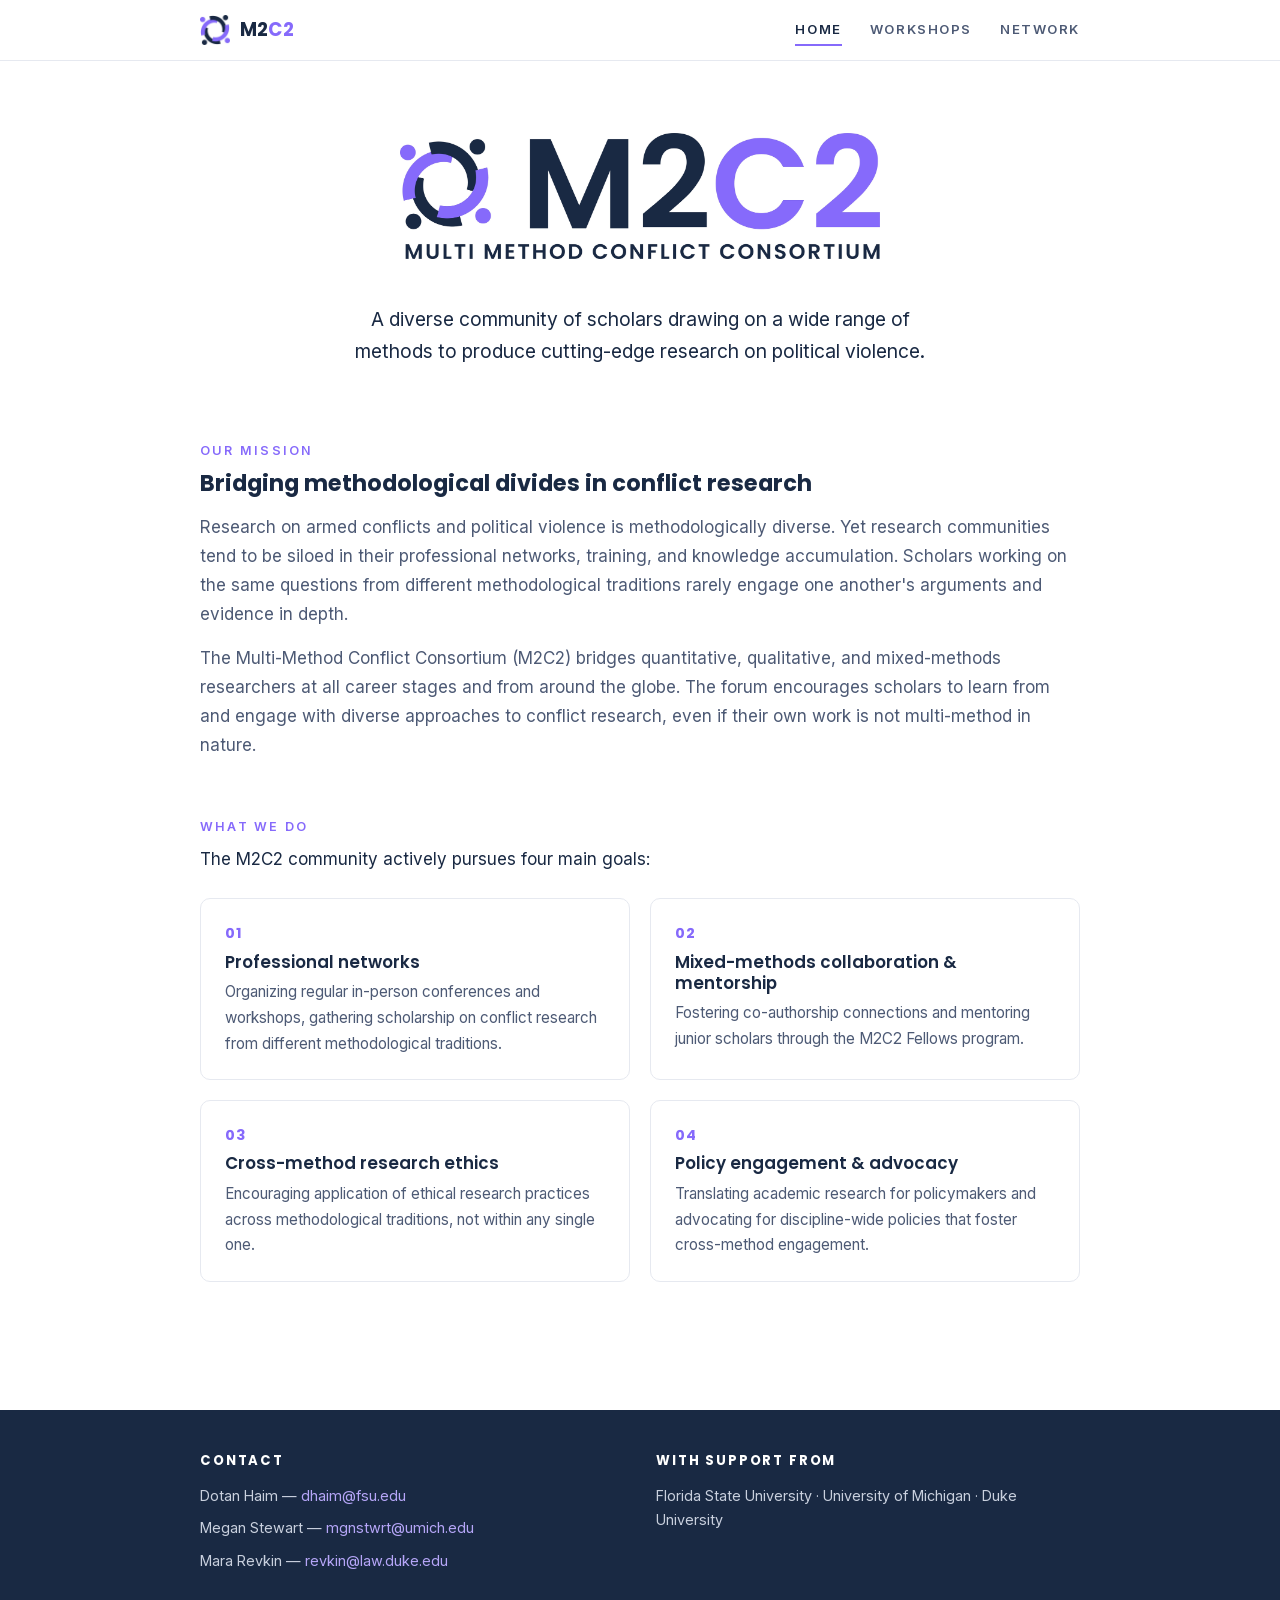
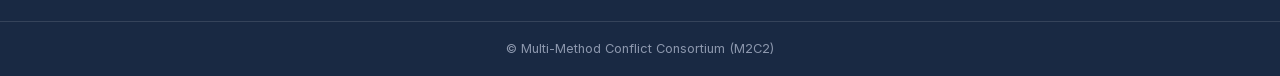
<file: index.html>
<!DOCTYPE html>
<html lang="en">
<head>
<meta charset="UTF-8">
<meta name="viewport" content="width=device-width, initial-scale=1.0">
<title>M2C2 — Multi-Method Conflict Consortium</title>
<meta name="description" content="The Multi-Method Conflict Consortium (M2C2) bridges quantitative, qualitative, and mixed-methods research on political violence and conflict.">
<link rel="icon" type="image/png" href="assets/favicon.png">
<meta property="og:type" content="website">
<meta property="og:title" content="M2C2 — Multi-Method Conflict Consortium">
<meta property="og:description" content="The Multi-Method Conflict Consortium (M2C2) bridges quantitative, qualitative, and mixed-methods research on political violence and conflict.">
<meta property="og:image" content="assets/m2c2-logo.png">
<meta name="theme-color" content="#192943">
<link rel="stylesheet" href="css/fonts.css">
<link rel="stylesheet" href="css/style.css">
</head>
<body>

<header class="site-header">
  <nav class="nav">
    <a class="nav-brand" href="index.html">
      <img src="assets/m2c2-mark.png" alt="M2C2 logo">
      <span>M2<span class="c2">C2</span></span>
    </a>
    <div class="nav-links">
      <a href="index.html" class="active">Home</a>
      <a href="workshops.html">Workshops</a>
      <a href="network.html">Network</a>
    </div>
  </nav>
</header>

<main>

  <div class="hero">
    <img class="logo" src="assets/m2c2-logo.png" alt="M2C2 — Multi Method Conflict Consortium">
    <p class="tagline">A diverse community of scholars drawing on a wide range of methods to
    produce cutting-edge research on political violence.</p>
  </div>

  <section>
    <div class="kicker">Our Mission</div>
    <h2>Bridging methodological divides in conflict research</h2>
    <p>Research on armed conflicts and political violence is methodologically diverse.
    Yet research communities tend to be siloed in their professional networks, training,
    and knowledge accumulation. Scholars working on the same questions from different
    methodological traditions rarely engage one another's arguments and evidence in
    depth.</p>
    <p>The Multi-Method Conflict Consortium (M2C2) bridges quantitative, qualitative, and
    mixed-methods researchers at all career stages and from around the globe. The forum encourages scholars to learn from 
    and engage with diverse approaches to conflict research, even if their own work is not multi-method in nature.</p>
  </section>

  <section>
    <div class="kicker">What We Do</div>
    The M2C2 community actively pursues four main goals:
    <div class="goals">
      <div class="goal">
        <div class="num">01</div>
        <h3>Professional networks</h3>
        <p>Organizing regular in-person conferences and workshops, gathering scholarship on conflict research from different
        methodological traditions.</p>
      </div>
      <div class="goal">
        <div class="num">02</div>
        <h3>Mixed-methods collaboration &amp; mentorship</h3>
        <p>Fostering co-authorship connections and mentoring junior scholars through the
        M2C2 Fellows program.</p>
      </div>
      <div class="goal">
        <div class="num">03</div>
        <h3>Cross-method research ethics</h3>
        <p>Encouraging application of ethical research practices across
        methodological traditions, not within any single one.</p>
      </div>
      <div class="goal">
        <div class="num">04</div>
        <h3>Policy engagement &amp; advocacy</h3>
        <p>Translating academic research for policymakers and advocating for
        discipline-wide policies that foster cross-method engagement.</p>
      </div>
    </div>
  </section>

</main>

<footer class="site-footer">
  <div class="inner">
    <div>
      <h4>Contact</h4>
      <p>Dotan Haim — <a href="mailto:dhaim@fsu.edu">dhaim@fsu.edu</a></p>
      <p>Megan Stewart — <a href="mailto:mgnstwrt@umich.edu">mgnstwrt@umich.edu</a></p>
      <p>Mara Revkin — <a href="mailto:revkin@law.duke.edu">revkin@law.duke.edu</a></p>
    </div>
    <div>
      <h4>With support from</h4>
      <p>Florida State University · University of Michigan · Duke University</p>
    </div>
  </div>
  <div class="credit">© Multi-Method Conflict Consortium (M2C2)</div>
</footer>

</body>
</html>
</file>
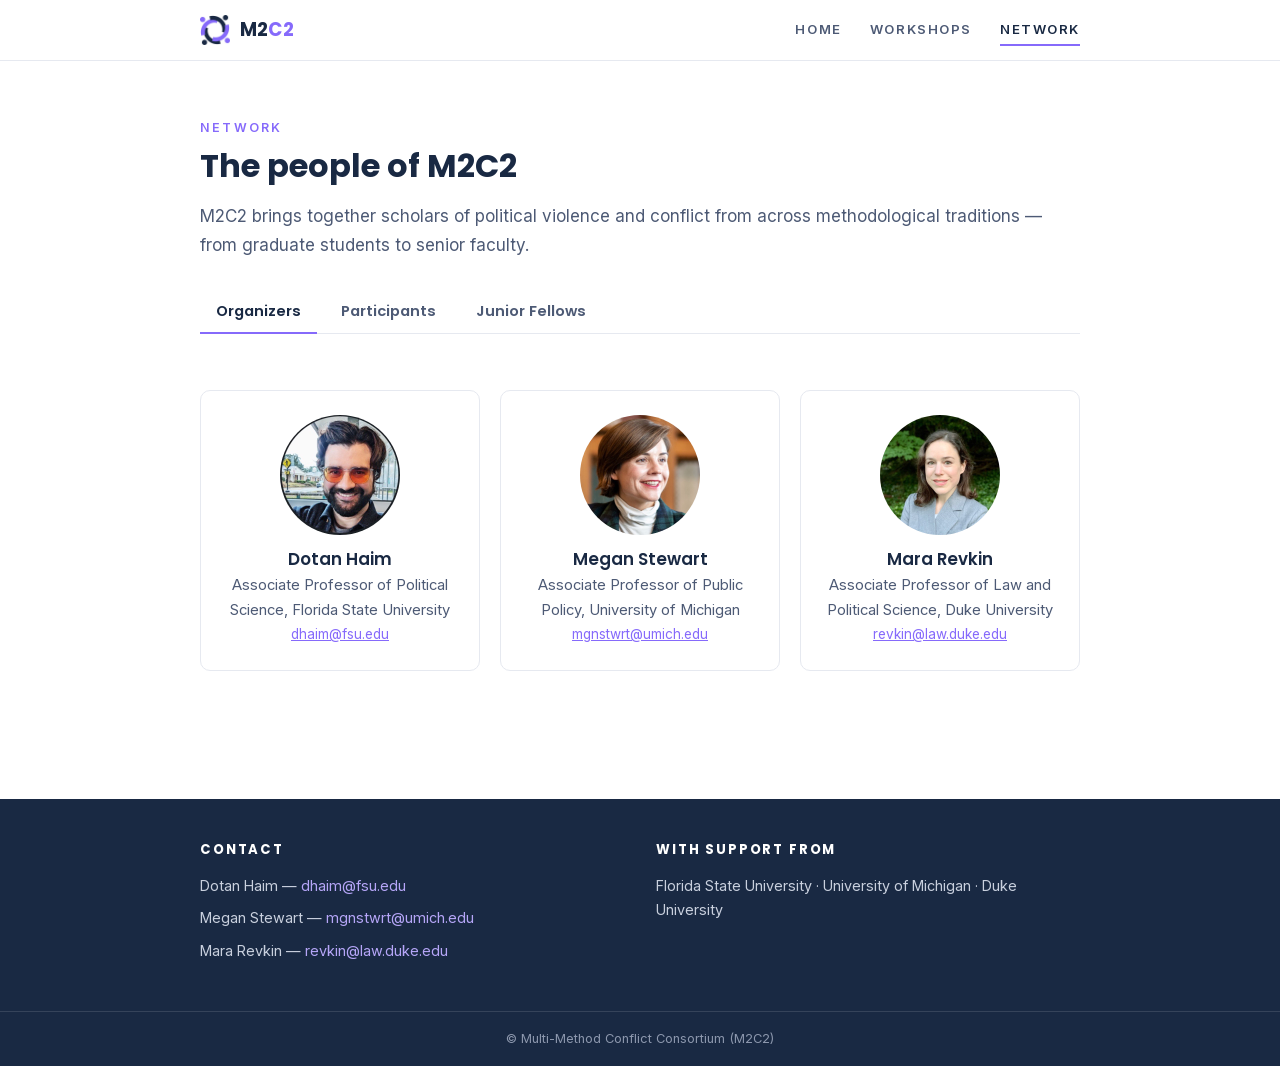
<file: network.html>
<!DOCTYPE html>
<html lang="en">
<head>
<meta charset="UTF-8">
<meta name="viewport" content="width=device-width, initial-scale=1.0">
<title>Network — M2C2</title>
<meta name="description" content="The M2C2 network: organizers, past participants, and junior fellows.">
<link rel="icon" type="image/png" href="assets/favicon.png">
<meta property="og:type" content="website">
<meta property="og:title" content="Network — M2C2">
<meta property="og:description" content="The people of M2C2: organizers, participants, and junior fellows.">
<meta property="og:image" content="assets/m2c2-logo.png">
<meta name="theme-color" content="#192943">
<link rel="stylesheet" href="css/fonts.css">
<link rel="stylesheet" href="css/style.css">
</head>
<body>

<header class="site-header">
  <nav class="nav">
    <a class="nav-brand" href="index.html">
      <img src="assets/m2c2-mark.png" alt="M2C2 logo">
      <span>M2<span class="c2">C2</span></span>
    </a>
    <div class="nav-links">
      <a href="index.html">Home</a>
      <a href="workshops.html">Workshops</a>
      <a href="network.html" class="active">Network</a>
    </div>
  </nav>
</header>

<main>

  <section>
    <div class="kicker">Network</div>
    <h1>The people of M2C2</h1>
    <p>M2C2 brings together scholars of political violence and conflict from across
    methodological traditions — from graduate students to senior faculty.</p>
  </section>

  <div class="tabs" role="tablist">
    <button class="tab active" data-tab="organizers" role="tab">Organizers</button>
    <button class="tab" data-tab="participants" role="tab">Participants</button>
    <button class="tab" data-tab="fellows" role="tab">Junior Fellows</button>
  </div>

  <section class="tab-panel active" id="panel-organizers">
    <div class="people-grid">
      <div class="person-card">
        <img class="photo" src="assets/people/dotan-haim.jpg" alt="Dotan Haim" width="480" height="480">
        <h3>Dotan Haim</h3>
        <p>Associate Professor of Political Science, Florida State University</p>
        <p class="email"><a href="mailto:dhaim@fsu.edu">dhaim@fsu.edu</a></p>
      </div>
      <div class="person-card">
        <img class="photo" src="assets/people/megan-stewart.jpg" alt="Megan Stewart" width="480" height="480">
        <h3>Megan Stewart</h3>
        <p>Associate Professor of Public Policy, University of Michigan</p>
        <p class="email"><a href="mailto:mgnstwrt@umich.edu">mgnstwrt@umich.edu</a></p>
      </div>
      <div class="person-card">
        <img class="photo" src="assets/people/mara-revkin.jpg" alt="Mara Revkin" width="480" height="480">
        <h3>Mara Revkin</h3>
        <p>Associate Professor of Law and Political Science, Duke University</p>
        <p class="email"><a href="mailto:revkin@law.duke.edu">revkin@law.duke.edu</a></p>
      </div>
    </div>
  </section>

  <section class="tab-panel" id="panel-participants">
    <p>Scholars who have presented, discussed, or chaired at M2C2 events.</p>
    <table class="participants">
      <thead>
        <tr>
          <th>Name</th>
          <th>Institution</th>
        </tr>
      </thead>
      <tbody>
        <!-- BEGIN:PARTICIPANTS (auto-generated by build.py — do not edit by hand) -->
        <tr><td>Consuelo Amat</td><td>Johns Hopkins University</td></tr>
        <tr><td>Laia Balcells</td><td>Georgetown University</td></tr>
        <tr><td>Quintin Beazer</td><td>Florida State University</td></tr>
        <tr><td>Omar García-Ponce</td><td>George Washington University</td></tr>
        <tr><td>Olga Gasparyan</td><td>Florida State University</td></tr>
        <tr><td>Danielle Gilbert</td><td>Northwestern University</td></tr>
        <tr><td>Alan Jacobs</td><td>University of British Columbia</td></tr>
        <tr><td>Janet Lewis</td><td>George Washington University</td></tr>
        <tr><td>Shelley Liu</td><td>Duke University</td></tr>
        <tr><td>Jason Lyall</td><td>Dartmouth College</td></tr>
        <tr><td>Zachariah Mampilly</td><td>Baruch College — CUNY</td></tr>
        <tr><td>Kelly Matush</td><td>Florida State University</td></tr>
        <tr><td>Makena Micheni</td><td>London School of Economics</td></tr>
        <tr><td>Aidan Milliff</td><td>Florida State University</td></tr>
        <tr><td>Eduardo Moncada</td><td>Barnard College, Columbia University</td></tr>
        <tr><td>Nicholas Sambanis</td><td>Yale University</td></tr>
        <tr><td>David Siegel</td><td>Duke University</td></tr>
        <tr><td>Erica Simmons</td><td>University of Wisconsin-Madison</td></tr>
        <tr><td>Dan Slater</td><td>University of Michigan</td></tr>
        <tr><td>Paul Staniland</td><td>University of Chicago</td></tr>
        <tr><td>Scott Straus</td><td>University of California Berkeley</td></tr>
        <tr><td>Jakana Thomas</td><td>University of California San Diego</td></tr>
        <tr><td>Jessie Trudeau</td><td>Syracuse University</td></tr>
        <tr><td>Andrés Uribe</td><td>University of Wisconsin-Madison</td></tr>
        <!-- END:PARTICIPANTS -->
      </tbody>
    </table>
  </section>

  <section class="tab-panel" id="panel-fellows">
    <h2>Junior Fellows Program</h2>
    <p>Each M2C2 workshop selects a class of Junior Fellows. Fellows take part in a
    comprehensive mentorship program:</p>
    <div class="goals">
      <div class="goal">
        <div class="num">01</div>
        <h3>Read-ahead feedback</h3>
        <p>Fellows discuss their paper at the workshop and receive in-depth feedback
        from mentors and peers in small-group sessions.</p>
      </div>
      <div class="goal">
        <div class="num">02</div>
        <h3>Mentorship program</h3>
        <p>One-on-one meetings with mentors at the conference, plus a year of virtual
        peer-mentorship and professionalization sessions.</p>
      </div>
      <div class="goal">
        <div class="num">03</div>
        <h3>Ongoing community</h3>
        <p>A standing invitation to future consortium events and workshops, fostering an
        ongoing community of emerging conflict scholars.</p>
      </div>
    </div>
    <section id="cohorts">
      <!-- BEGIN:COHORTS (auto-generated by build.py — do not edit by hand) -->
      <div class="cohort">
        <h3>2026 Cohort</h3>
        <div class="people-grid">
          <div class="person-card fellow">
            <a class="photo-link" href="https://thaonguyen-ha.com/" target="_blank" rel="noopener" aria-label="Nguyen Ha's website"><img class="photo" src="assets/people/nguyen-ha.jpg" alt="Nguyen Ha" width="480" height="480" loading="lazy"></a>
            <h3><a class="site-link" href="https://thaonguyen-ha.com/" target="_blank" rel="noopener">Nguyen Ha<span class="ext" aria-hidden="true">↗</span></a></h3>
            <p>Vanderbilt University</p>
            <p class="then">2026 Fellow</p>
          </div>
          <div class="person-card fellow">
            <a class="photo-link" href="https://timothyleejones.github.io/" target="_blank" rel="noopener" aria-label="Timothy Jones's website"><img class="photo" src="assets/people/timothy-jones.jpg" alt="Timothy Jones" width="480" height="480" loading="lazy"></a>
            <h3><a class="site-link" href="https://timothyleejones.github.io/" target="_blank" rel="noopener">Timothy Jones<span class="ext" aria-hidden="true">↗</span></a></h3>
            <p>Duke University</p>
            <p class="then">2026 Fellow</p>
          </div>
          <div class="person-card fellow">
            <a class="photo-link" href="https://sites.lsa.umich.edu/macias/" target="_blank" rel="noopener" aria-label="Martín Macías-Medellín's website"><img class="photo" src="assets/people/martin-macias-medellin.jpg" alt="Martín Macías-Medellín" width="480" height="480" loading="lazy"></a>
            <h3><a class="site-link" href="https://sites.lsa.umich.edu/macias/" target="_blank" rel="noopener">Martín Macías-Medellín<span class="ext" aria-hidden="true">↗</span></a></h3>
            <p>University of Michigan</p>
            <p class="then">2026 Fellow</p>
          </div>
          <div class="person-card fellow">
            <a class="photo-link" href="https://www.stephenrangazas.com/" target="_blank" rel="noopener" aria-label="Stephen Rangazas's website"><img class="photo" src="assets/people/stephen-rangazas.jpg" alt="Stephen Rangazas" width="480" height="480" loading="lazy"></a>
            <h3><a class="site-link" href="https://www.stephenrangazas.com/" target="_blank" rel="noopener">Stephen Rangazas<span class="ext" aria-hidden="true">↗</span></a></h3>
            <p>Dartmouth College</p>
            <p class="then">2026 Fellow</p>
          </div>
          <div class="person-card fellow">
            <a class="photo-link" href="https://polisci.columbia.edu/content/beenish-riaz" target="_blank" rel="noopener" aria-label="Beenish Riaz's website"><img class="photo" src="assets/people/beenish-riaz.jpg" alt="Beenish Riaz" width="480" height="480" loading="lazy"></a>
            <h3><a class="site-link" href="https://polisci.columbia.edu/content/beenish-riaz" target="_blank" rel="noopener">Beenish Riaz<span class="ext" aria-hidden="true">↗</span></a></h3>
            <p>Columbia University</p>
            <p class="then">2026 Fellow</p>
          </div>
        </div>
      </div>
      <div class="cohort">
        <h3>2025 Cohort</h3>
        <div class="people-grid">
          <div class="person-card fellow">
            <a class="photo-link" href="https://www.elenabarham.com/" target="_blank" rel="noopener" aria-label="Elena Barham's website"><img class="photo" src="assets/people/elena-barham.jpg" alt="Elena Barham" width="480" height="480" loading="lazy"></a>
            <h3><a class="site-link" href="https://www.elenabarham.com/" target="_blank" rel="noopener">Elena Barham<span class="ext" aria-hidden="true">↗</span></a></h3>
            <p>University of Michigan</p>
            <p class="then">2025 Fellow · then University of Mannheim</p>
          </div>
          <div class="person-card fellow">
            <a class="photo-link" href="https://jiyoungestherkim.github.io/" target="_blank" rel="noopener" aria-label="Jiyoung Kim's website"><img class="photo" src="assets/people/jiyoung-kim.jpg" alt="Jiyoung Kim" width="480" height="480" loading="lazy"></a>
            <h3><a class="site-link" href="https://jiyoungestherkim.github.io/" target="_blank" rel="noopener">Jiyoung Kim<span class="ext" aria-hidden="true">↗</span></a></h3>
            <p>Michigan State University</p>
            <p class="then">2025 Fellow · then University of California Los Angeles</p>
          </div>
          <div class="person-card fellow">
            <a class="photo-link" href="https://finnklebe.github.io/" target="_blank" rel="noopener" aria-label="Finn Klebe's website"><img class="photo" src="assets/people/finn-klebe.jpg" alt="Finn Klebe" width="480" height="480" loading="lazy"></a>
            <h3><a class="site-link" href="https://finnklebe.github.io/" target="_blank" rel="noopener">Finn Klebe<span class="ext" aria-hidden="true">↗</span></a></h3>
            <p>Osnabrück University</p>
            <p class="then">2025 Fellow · then University College London</p>
          </div>
          <div class="person-card fellow">
            <a class="photo-link" href="https://anappellegrino.github.io/" target="_blank" rel="noopener" aria-label="Ana Paula Pellegrino's website"><img class="photo" src="assets/people/ana-paula-pellegrino.jpg" alt="Ana Paula Pellegrino" width="480" height="480" loading="lazy"></a>
            <h3><a class="site-link" href="https://anappellegrino.github.io/" target="_blank" rel="noopener">Ana Paula Pellegrino<span class="ext" aria-hidden="true">↗</span></a></h3>
            <p>Stanford University</p>
            <p class="then">2025 Fellow · then Georgetown University</p>
          </div>
          <div class="person-card fellow">
            <a class="photo-link" href="https://adee-weller.com/" target="_blank" rel="noopener" aria-label="Adee Weller's website"><img class="photo" src="assets/people/adee-weller.jpg" alt="Adee Weller" width="480" height="480" loading="lazy"></a>
            <h3><a class="site-link" href="https://adee-weller.com/" target="_blank" rel="noopener">Adee Weller<span class="ext" aria-hidden="true">↗</span></a></h3>
            <p>Pennsylvania State University</p>
            <p class="then">2025 Fellow · then Emory University</p>
          </div>
          <div class="person-card fellow">
            <a class="photo-link" href="https://giladwenig.com/" target="_blank" rel="noopener" aria-label="Gilad Wenig's website"><img class="photo" src="assets/people/gilad-wenig.jpg" alt="Gilad Wenig" width="480" height="480" loading="lazy"></a>
            <h3><a class="site-link" href="https://giladwenig.com/" target="_blank" rel="noopener">Gilad Wenig<span class="ext" aria-hidden="true">↗</span></a></h3>
            <p>University of California Los Angeles</p>
            <p class="then">2025 Fellow</p>
          </div>
        </div>
      </div>
        <!-- END:COHORTS -->
    </section>
  </section>

</main>

<footer class="site-footer">
  <div class="inner">
    <div>
      <h4>Contact</h4>
      <p>Dotan Haim — <a href="mailto:dhaim@fsu.edu">dhaim@fsu.edu</a></p>
      <p>Megan Stewart — <a href="mailto:mgnstwrt@umich.edu">mgnstwrt@umich.edu</a></p>
      <p>Mara Revkin — <a href="mailto:revkin@law.duke.edu">revkin@law.duke.edu</a></p>
    </div>
    <div>
      <h4>With support from</h4>
      <p>Florida State University · University of Michigan · Duke University</p>
    </div>
  </div>
  <div class="credit">© Multi-Method Conflict Consortium (M2C2)</div>
</footer>

<script src="js/site.js"></script>
</body>
</html>
</file>
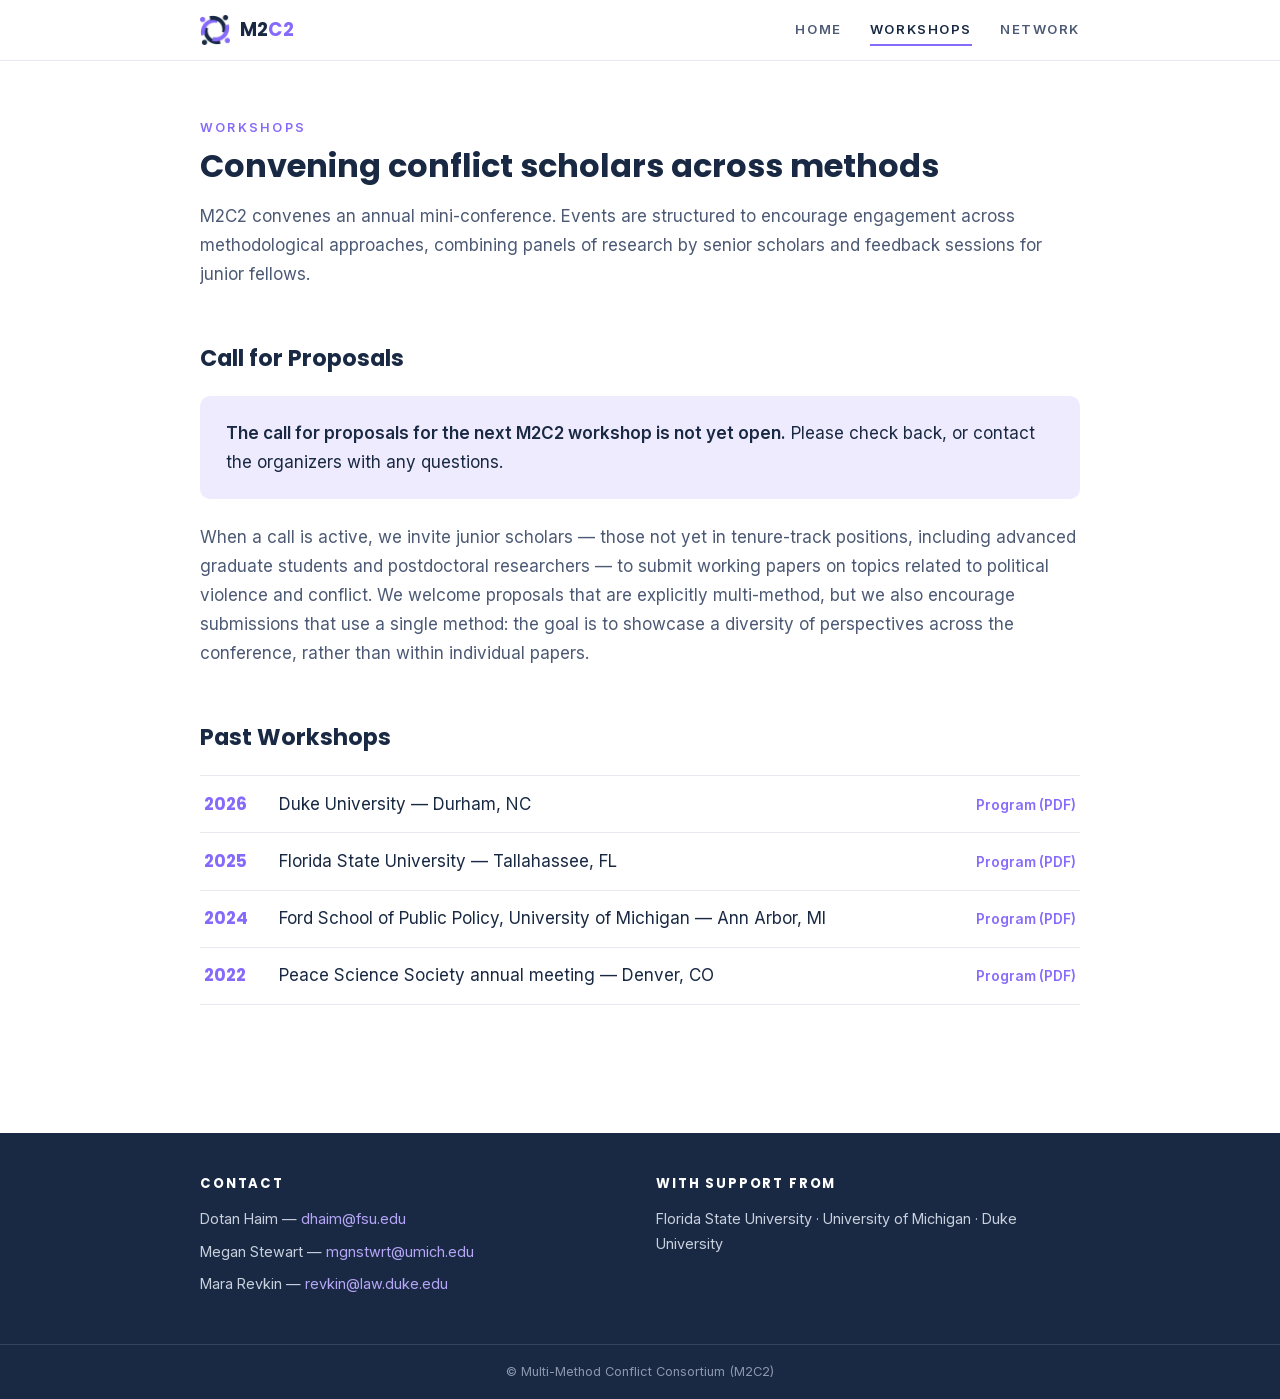
<file: workshops.html>
<!DOCTYPE html>
<html lang="en">
<head>
<meta charset="UTF-8">
<meta name="viewport" content="width=device-width, initial-scale=1.0">
<title>Workshops — M2C2</title>
<meta name="description" content="M2C2 workshops and mini-conferences: call for proposals and past events.">
<link rel="icon" type="image/png" href="assets/favicon.png">
<meta property="og:type" content="website">
<meta property="og:title" content="Workshops — M2C2">
<meta property="og:description" content="M2C2 workshops and mini-conferences: call for proposals and past events.">
<meta property="og:image" content="assets/m2c2-logo.png">
<meta name="theme-color" content="#192943">
<link rel="stylesheet" href="css/fonts.css">
<link rel="stylesheet" href="css/style.css">
</head>
<body>

<header class="site-header">
  <nav class="nav">
    <a class="nav-brand" href="index.html">
      <img src="assets/m2c2-mark.png" alt="M2C2 logo">
      <span>M2<span class="c2">C2</span></span>
    </a>
    <div class="nav-links">
      <a href="index.html">Home</a>
      <a href="workshops.html" class="active">Workshops</a>
      <a href="network.html">Network</a>
    </div>
  </nav>
</header>

<main>

  <section>
    <div class="kicker">Workshops</div>
    <h1>Convening conflict scholars across methods</h1>
    <p>M2C2 convenes an annual mini-conference. Events are structured to encourage
    engagement across methodological approaches, combining panels of research by senior
    scholars and feedback sessions for junior fellows.</p>
  </section>

  <section id="cfp">
    <h2>Call for Proposals</h2>
    <div class="notice">
      <p><strong>The call for proposals for the next M2C2 workshop is not yet open.</strong>
      Please check back, or contact the organizers with any questions.</p>
    </div>
    <p>When a call is active, we invite junior scholars — those not yet in tenure-track
    positions, including advanced graduate students and postdoctoral researchers — to
    submit working papers on topics related to political violence and conflict. We
    welcome proposals that are explicitly multi-method, but we also encourage submissions
    that use a single method: the goal is to showcase a diversity of perspectives across
    the conference, rather than within individual papers.</p>
  </section>

  <section id="past">
    <h2>Past Workshops</h2>
    <ul class="event-list">
      <li><span class="year">2026</span> <span class="host">Duke University — Durham, NC</span> <a class="program" href="programs/M2C2-2026-Duke.pdf" target="_blank" rel="noopener">Program (PDF)</a></li>
      <li><span class="year">2025</span> <span class="host">Florida State University — Tallahassee, FL</span> <a class="program" href="programs/M2C2-2025-Florida-State.pdf" target="_blank" rel="noopener">Program (PDF)</a></li>
      <li><span class="year">2024</span> <span class="host">Ford School of Public Policy, University of Michigan — Ann Arbor, MI</span> <a class="program" href="programs/M2C2-2024-Michigan.pdf" target="_blank" rel="noopener">Program (PDF)</a></li>
      <li><span class="year">2022</span> <span class="host">Peace Science Society annual meeting — Denver, CO</span> <a class="program" href="programs/M2C2-2022-Peace-Science-Denver.pdf" target="_blank" rel="noopener">Program (PDF)</a></li>
    </ul>
  </section>

</main>

<footer class="site-footer">
  <div class="inner">
    <div>
      <h4>Contact</h4>
      <p>Dotan Haim — <a href="mailto:dhaim@fsu.edu">dhaim@fsu.edu</a></p>
      <p>Megan Stewart — <a href="mailto:mgnstwrt@umich.edu">mgnstwrt@umich.edu</a></p>
      <p>Mara Revkin — <a href="mailto:revkin@law.duke.edu">revkin@law.duke.edu</a></p>
    </div>
    <div>
      <h4>With support from</h4>
      <p>Florida State University · University of Michigan · Duke University</p>
    </div>
  </div>
  <div class="credit">© Multi-Method Conflict Consortium (M2C2)</div>
</footer>

</body>
</html>
</file>
<file: css/fonts.css>
/* Self-hosted fonts (latin subset), no runtime dependency on Google Fonts.
   Inter is a variable font covering weights 400-600; Poppins ships as two static weights. */
@font-face { font-family: 'Inter'; font-style: normal; font-weight: 400 600; font-display: swap; src: url('../assets/fonts/inter.woff2') format('woff2'); }
@font-face { font-family: 'Poppins'; font-style: normal; font-weight: 600; font-display: swap; src: url('../assets/fonts/poppins-600.woff2') format('woff2'); }
@font-face { font-family: 'Poppins'; font-style: normal; font-weight: 700; font-display: swap; src: url('../assets/fonts/poppins-700.woff2') format('woff2'); }
</file>
<file: css/style.css>
/* ==========================================================================
   M2C2 — minimal theme
   Palette sampled from the M2C2 logo:
     navy   #192943  (primary text, footer)
     purple #866AFB  (accent, links, highlights)
   ========================================================================== */

:root {
  --navy: #192943;
  --purple: #866AFB;
  --purple-soft: #EFEBFE;
  --ink: #192943;
  --ink-soft: #4d5a75;
  --line: #e6e9f0;
  --bg: #ffffff;
  --bg-alt: #f7f8fb;
  --max-width: 920px;
  --font-head: "Poppins", "Segoe UI", system-ui, sans-serif;
  --font-body: "Inter", "Segoe UI", system-ui, sans-serif;
}

* { box-sizing: border-box; }

html { scroll-behavior: smooth; }

body {
  margin: 0;
  font-family: var(--font-body);
  font-size: 1.0625rem;
  line-height: 1.7;
  color: var(--ink);
  background: var(--bg);
}

/* ---------- header / nav ---------- */

.site-header {
  position: sticky;
  top: 0;
  z-index: 10;
  background: rgba(255, 255, 255, 0.94);
  backdrop-filter: blur(6px);
  border-bottom: 1px solid var(--line);
}

.nav {
  max-width: var(--max-width);
  margin: 0 auto;
  padding: 0.85rem 1.25rem;
  display: flex;
  align-items: center;
  gap: 2rem;
}

.nav-brand {
  display: flex;
  align-items: center;
  gap: 0.6rem;
  text-decoration: none;
  color: var(--navy);
  font-family: var(--font-head);
  font-weight: 700;
  font-size: 1.15rem;
  letter-spacing: 0.02em;
}

.nav-brand img { height: 30px; width: auto; }

.nav-brand .c2 { color: var(--purple); }

.nav-links {
  margin-left: auto;
  display: flex;
  gap: 1.75rem;
}

.nav-links a {
  text-decoration: none;
  color: var(--ink-soft);
  font-size: 0.82rem;
  font-weight: 600;
  letter-spacing: 0.12em;
  text-transform: uppercase;
  padding: 0.25rem 0;
  border-bottom: 2px solid transparent;
}

.nav-links a:hover { color: var(--navy); }

.nav-links a.active {
  color: var(--navy);
  border-bottom-color: var(--purple);
}

/* ---------- layout ---------- */

main {
  max-width: var(--max-width);
  margin: 0 auto;
  padding: 0 1.25rem 4rem;
}

section { margin-top: 3.5rem; }

h1, h2, h3 {
  font-family: var(--font-head);
  color: var(--navy);
  line-height: 1.25;
}

h1 { font-size: 2rem; font-weight: 700; margin: 0 0 1rem; }
h2 { font-size: 1.4rem; font-weight: 700; margin: 0 0 1rem; }
h3 { font-size: 1.05rem; font-weight: 600; margin: 1.5rem 0 0.5rem; }

p { margin: 0 0 1rem; color: var(--ink-soft); }

a { color: var(--purple); }

.kicker {
  font-size: 0.78rem;
  font-weight: 700;
  letter-spacing: 0.18em;
  text-transform: uppercase;
  color: var(--purple);
  margin-bottom: 0.5rem;
}

/* ---------- home hero ---------- */

.hero {
  text-align: center;
  padding: 4.5rem 0 1rem;
}

.hero img.logo {
  width: min(480px, 86%);
  height: auto;
  margin-bottom: 2.25rem;
}

.hero .tagline {
  max-width: 620px;
  margin: 0 auto;
  font-size: 1.2rem;
  line-height: 1.65;
  color: var(--ink);
}

/* ---------- goal cards ---------- */

.goals {
  display: grid;
  grid-template-columns: 1fr 1fr;
  gap: 1.25rem;
  margin-top: 1.5rem;
}

.goal {
  border: 1px solid var(--line);
  border-radius: 10px;
  padding: 1.4rem 1.5rem;
  background: var(--bg);
}

.goal .num {
  font-family: var(--font-head);
  font-weight: 700;
  font-size: 0.9rem;
  color: var(--purple);
  letter-spacing: 0.1em;
}

.goal h3 { margin: 0.35rem 0 0.4rem; }
.goal p { margin: 0; font-size: 0.95rem; }

/* ---------- notices / cards ---------- */

.notice {
  background: var(--purple-soft);
  border-radius: 10px;
  padding: 1.4rem 1.6rem;
  margin: 1.5rem 0;
}

.notice p { margin: 0; color: var(--navy); }

/* ---------- past workshops list ---------- */

.event-list { list-style: none; margin: 1.5rem 0 0; padding: 0; }

.event-list li {
  display: flex;
  align-items: baseline;
  gap: 1.5rem;
  padding: 0.85rem 0.25rem;
  border-bottom: 1px solid var(--line);
}

.event-list li:first-child { border-top: 1px solid var(--line); }

.event-list .year {
  font-family: var(--font-head);
  font-weight: 700;
  color: var(--purple);
  flex: 0 0 3.2rem;
}

.event-list .host { color: var(--ink); flex: 1; }

.event-list .program {
  font-size: 0.85rem;
  font-weight: 600;
  white-space: nowrap;
  text-decoration: none;
}
.event-list .program:hover { text-decoration: underline; }

/* ---------- tabs (network) ---------- */

.tabs {
  display: flex;
  gap: 0.5rem;
  margin: 2rem 0 2.25rem;
  border-bottom: 1px solid var(--line);
}

.tab {
  appearance: none;
  background: none;
  border: none;
  border-bottom: 2px solid transparent;
  margin-bottom: -1px;
  padding: 0.6rem 1rem;
  font-family: var(--font-head);
  font-size: 0.92rem;
  font-weight: 600;
  color: var(--ink-soft);
  cursor: pointer;
}

.tab:hover { color: var(--navy); }

.tab.active {
  color: var(--navy);
  border-bottom-color: var(--purple);
}

.tab-panel { display: none; }
.tab-panel.active { display: block; }

/* ---------- people ---------- */

.people-grid {
  display: grid;
  grid-template-columns: repeat(3, 1fr);
  gap: 1.25rem;
}

.person-card {
  border: 1px solid var(--line);
  border-radius: 10px;
  padding: 1.5rem;
  text-align: center;
}

.person-card .avatar {
  width: 64px;
  height: 64px;
  border-radius: 50%;
  background: var(--purple-soft);
  color: var(--purple);
  font-family: var(--font-head);
  font-weight: 700;
  font-size: 1.3rem;
  display: flex;
  align-items: center;
  justify-content: center;
  margin: 0 auto 0.9rem;
}

.person-card img.photo {
  width: 120px;
  height: 120px;
  border-radius: 50%;
  object-fit: cover;
  display: block;
  margin: 0 auto 0.9rem;
}

.person-card.fellow { padding: 1.2rem 1rem; }
.person-card.fellow img.photo, .person-card.fellow .avatar { width: 96px; height: 96px; }
.person-card.fellow h3 a.site-link {
  color: var(--purple);
  text-decoration: underline;
  text-decoration-thickness: 1.5px;
  text-underline-offset: 3px;
}
.person-card.fellow h3 a.site-link .ext { font-size: 0.7em; margin-left: 0.3em; vertical-align: 0.15em; }
.person-card.fellow h3 a.site-link:hover { color: var(--navy); }
.person-card .photo-link { display: block; width: fit-content; margin: 0 auto; border-radius: 50%; }
.person-card .photo-link img.photo { transition: transform 0.15s ease, box-shadow 0.15s ease; }
.person-card .photo-link:hover img.photo { transform: scale(1.04); box-shadow: 0 0 0 3px var(--purple-soft), 0 0 0 5px var(--purple); }
.person-card .visit { font-size: 0.8rem; margin-top: 0.4rem; }

.person-card h3 { margin: 0 0 0.2rem; }
.person-card p { margin: 0; font-size: 0.92rem; }
.person-card .email { font-size: 0.85rem; }
.person-card .then { font-size: 0.78rem; color: var(--ink-soft); opacity: 0.8; margin-top: 0.25rem; }

/* participants table */

table.participants {
  width: 100%;
  border-collapse: collapse;
  font-size: 0.95rem;
}

table.participants th {
  text-align: left;
  font-family: var(--font-head);
  font-size: 0.78rem;
  font-weight: 600;
  letter-spacing: 0.1em;
  text-transform: uppercase;
  color: var(--ink-soft);
  border-bottom: 2px solid var(--line);
  padding: 0.5rem 0.75rem;
}

table.participants td {
  padding: 0.55rem 0.75rem;
  border-bottom: 1px solid var(--line);
  vertical-align: top;
}

table.participants td.events { color: var(--ink-soft); font-size: 0.88rem; }

.role-pill {
  display: inline-block;
  font-size: 0.72rem;
  font-weight: 600;
  letter-spacing: 0.06em;
  text-transform: uppercase;
  color: var(--purple);
  background: var(--purple-soft);
  border-radius: 99px;
  padding: 0.1rem 0.6rem;
  white-space: nowrap;
}

/* fellows */

.cohort { margin-bottom: 2rem; }

.cohort h3 { margin-bottom: 0.75rem; }

.cohort .people-grid { grid-template-columns: repeat(3, 1fr); }

.data-status { font-size: 0.9rem; color: var(--ink-soft); font-style: italic; }

/* ---------- footer ---------- */

.site-footer {
  background: var(--navy);
  color: #c9d0de;
  margin-top: 4rem;
  font-size: 0.9rem;
}

.site-footer .inner {
  max-width: var(--max-width);
  margin: 0 auto;
  padding: 2.5rem 1.25rem;
  display: grid;
  grid-template-columns: 1fr 1fr;
  gap: 2rem;
}

.site-footer h4 {
  font-family: var(--font-head);
  color: #ffffff;
  font-size: 0.82rem;
  letter-spacing: 0.14em;
  text-transform: uppercase;
  margin: 0 0 0.75rem;
}

.site-footer p { color: #c9d0de; margin: 0 0 0.5rem; }

.site-footer a { color: #b6a6f8; text-decoration: none; }
.site-footer a:hover { text-decoration: underline; }

.site-footer .credit {
  border-top: 1px solid rgba(255, 255, 255, 0.12);
  text-align: center;
  padding: 1rem;
  font-size: 0.8rem;
  color: #8c97ad;
}

/* ---------- responsive ---------- */

@media (max-width: 720px) {
  .nav { flex-wrap: wrap; gap: 0.75rem 1.25rem; }
  .nav-links { margin-left: 0; gap: 1.1rem; flex-wrap: wrap; }
  .goals, .people-grid, .site-footer .inner { grid-template-columns: 1fr; }
  .cohort .people-grid { grid-template-columns: 1fr 1fr; }
  .event-list li { flex-wrap: wrap; }
  .hero { padding-top: 2.5rem; }
  table.participants td.events { display: none; }
  table.participants th.events { display: none; }
}
</file>
